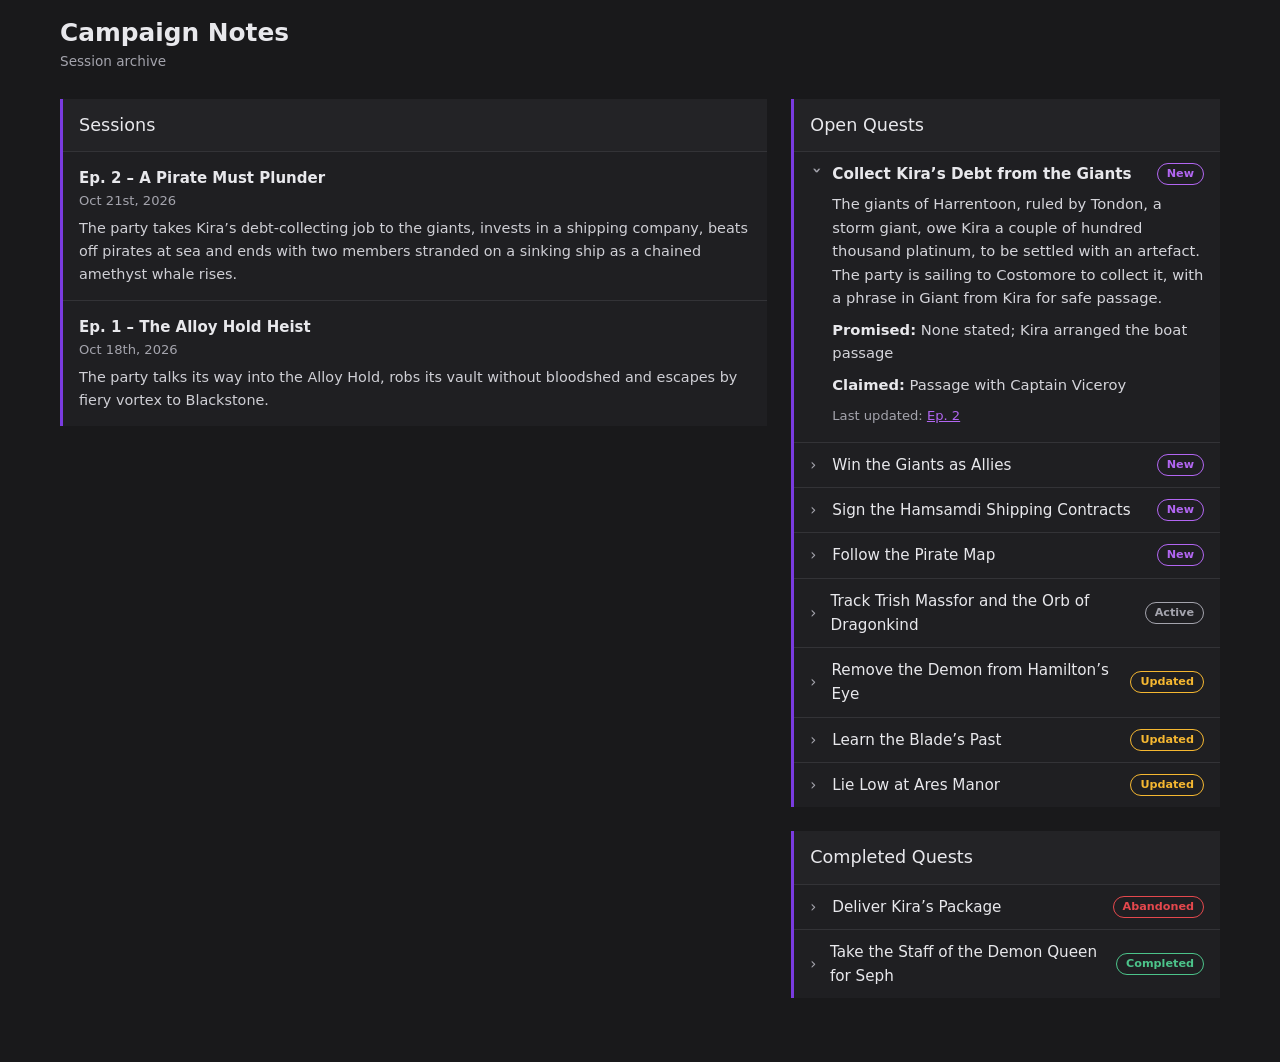
<file: index.html>
<!DOCTYPE html>
<html lang="en">
<head>
<meta charset="utf-8">
<meta name="viewport" content="width=device-width, initial-scale=1, viewport-fit=cover">
<meta name="robots" content="noindex">
<meta name="color-scheme" content="dark">
<title>Campaign Notes</title>
<link rel="stylesheet" href="assets/style.css">
</head>
<body>
<header>
<h1>Campaign Notes</h1>
<div class="date">Session archive</div>
</header>
<main>
<div>
<section id="sessions">
<div class="sh"><h2>Sessions</h2></div>
<a class="srow" href="sessions/session-02.html"><span class="n">Ep. 2 – A Pirate Must Plunder</span><span class="d">Oct 21st, 2026</span><p>The party takes Kira’s debt-collecting job to the giants, invests in a shipping company, beats off pirates at sea and ends with two members stranded on a sinking ship as a chained amethyst whale rises.</p></a>
<a class="srow" href="sessions/session-01.html"><span class="n">Ep. 1 – The Alloy Hold Heist</span><span class="d">Oct 18th, 2026</span><p>The party talks its way into the Alloy Hold, robs its vault without bloodshed and escapes by fiery vortex to Blackstone.</p></a>
</section>
</div>

<div>
<section id="open-quests">
<div class="sh"><h2>Open Quests</h2></div>
<details open><summary><span class="chev">›</span>Collect Kira’s Debt from the Giants<span class="pill new">New</span></summary><div class="in">The giants of Harrentoon, ruled by Tondon, a storm giant, owe Kira a couple of hundred thousand platinum, to be settled with an artefact. The party is sailing to Costomore to collect it, with a phrase in Giant from Kira for safe passage.<p class="rw"><b>Promised:</b> None stated; Kira arranged the boat passage</p><p class="rw"><b>Claimed:</b> Passage with Captain Viceroy</p><p class="last">Last updated: <a href="sessions/session-02.html">Ep. 2</a></p></div></details>
<details><summary><span class="chev">›</span>Win the Giants as Allies<span class="pill new">New</span></summary><div class="in">Billy sent Bwomsamdi a vision telling him to win the giants’ favour. The party hopes some giants might help defend Blackstone from the Guardians of Tradition.<p class="rw"><b>Promised:</b> None</p><p class="rw"><b>Claimed:</b> Nothing yet</p><p class="last">Last updated: <a href="sessions/session-02.html">Ep. 2</a></p></div></details>
<details><summary><span class="chev">›</span>Sign the Hamsamdi Shipping Contracts<span class="pill new">New</span></summary><div class="in">Bwomsamdi and Hamilton each put 10,000 gold into Kira’s shipping company to fund the rebuilding of Khatdun, as three-way partners. The contracts are to be signed when they return.<p class="rw"><b>Promised:</b> A high income return and a shop in Khatdun, per Kira</p><p class="rw"><b>Claimed:</b> Nothing yet</p><p class="last">Last updated: <a href="sessions/session-02.html">Ep. 2</a></p></div></details>
<details><summary><span class="chev">›</span>Follow the Pirate Map<span class="pill new">New</span></summary><div class="in">Hamilton took a map from a pirate captain’s quarters with an X marked just off the coast of Costomore.<p class="rw"><b>Promised:</b> None</p><p class="rw"><b>Claimed:</b> Nothing yet</p><p class="last">Last updated: <a href="sessions/session-02.html">Ep. 2</a></p></div></details>
<details><summary><span class="chev">›</span>Track Trish Massfor and the Orb of Dragonkind<span class="pill act">Active</span></summary><div class="in">Trish Massfor, a goblin thief, stole the Orb during the heist. Her group was last seen in Ef’Tuca.<p class="rw"><b>Promised:</b> None</p><p class="rw"><b>Claimed:</b> Nothing yet</p><p class="last">Last updated: <a href="sessions/session-01.html">Ep. 1</a></p></div></details>
<details><summary><span class="chev">›</span>Remove the Demon from Hamilton’s Eye<span class="pill upd">Updated</span></summary><div class="in">Hamilton wants the demon removed. It now tells him “eat, feed me, I’m hungry”. The Edendrawn trip was put off for the voyage to Costomore.<p class="rw"><b>Promised:</b> None</p><p class="rw"><b>Claimed:</b> Nothing yet</p><p class="last">Last updated: <a href="sessions/session-02.html">Ep. 2</a></p></div></details>
<details><summary><span class="chev">›</span>Learn the Blade’s Past<span class="pill upd">Updated</span></summary><div class="in">Kas wants revenge on Lucille, who destroyed his body. Some of the blade’s powers stay locked until Vecna regains his full power or dies.<p class="rw"><b>Promised:</b> None</p><p class="rw"><b>Claimed:</b> Nothing yet</p><p class="last">Last updated: <a href="sessions/session-02.html">Ep. 2</a></p></div></details>
<details><summary><span class="chev">›</span>Lie Low at Ares Manor<span class="pill upd">Updated</span></summary><div class="in">The party stayed one night at Ares Manor, then chose a sea voyage to Costomore to stay out of sight instead.<p class="rw"><b>Promised:</b> Shelter</p><p class="rw"><b>Claimed:</b> One night’s shelter and breakfast</p><p class="last">Last updated: <a href="sessions/session-02.html">Ep. 2</a></p></div></details>
</section>

<section id="completed-quests">
<div class="sh"><h2>Completed Quests</h2></div>
<details><summary><span class="chev">›</span>Deliver Kira’s Package<span class="pill aband">Abandoned</span></summary><div class="in">Kira, Seph’s aunt, asked the party to carry a package south to Purac without looking inside. The party gave up the job and left the package with Kira, who will find someone else to deliver it. She gave them the giants’ debt to collect instead.<p class="rw"><b>Promised:</b> None stated</p><p class="rw"><b>Claimed:</b> Nothing yet</p><p class="last">Abandoned: <a href="sessions/session-02.html">Ep. 2</a></p></div></details>
<details><summary><span class="chev">›</span>Take the Staff of the Demon Queen for Seph<span class="pill done">Completed</span></summary><div class="in">The party stole the Staff from floor 10 of the Alloy Hold and gave it to Seph.<p class="rw"><b>Promised:</b> The Staff of the Demon Queen to Seph</p><p class="rw"><b>Claimed:</b> Delivered to Seph</p><p class="last">Completed: <a href="sessions/session-01.html">Ep. 1</a></p></div></details>
</section>
</div>
</main>
</body>
</html>
</file>
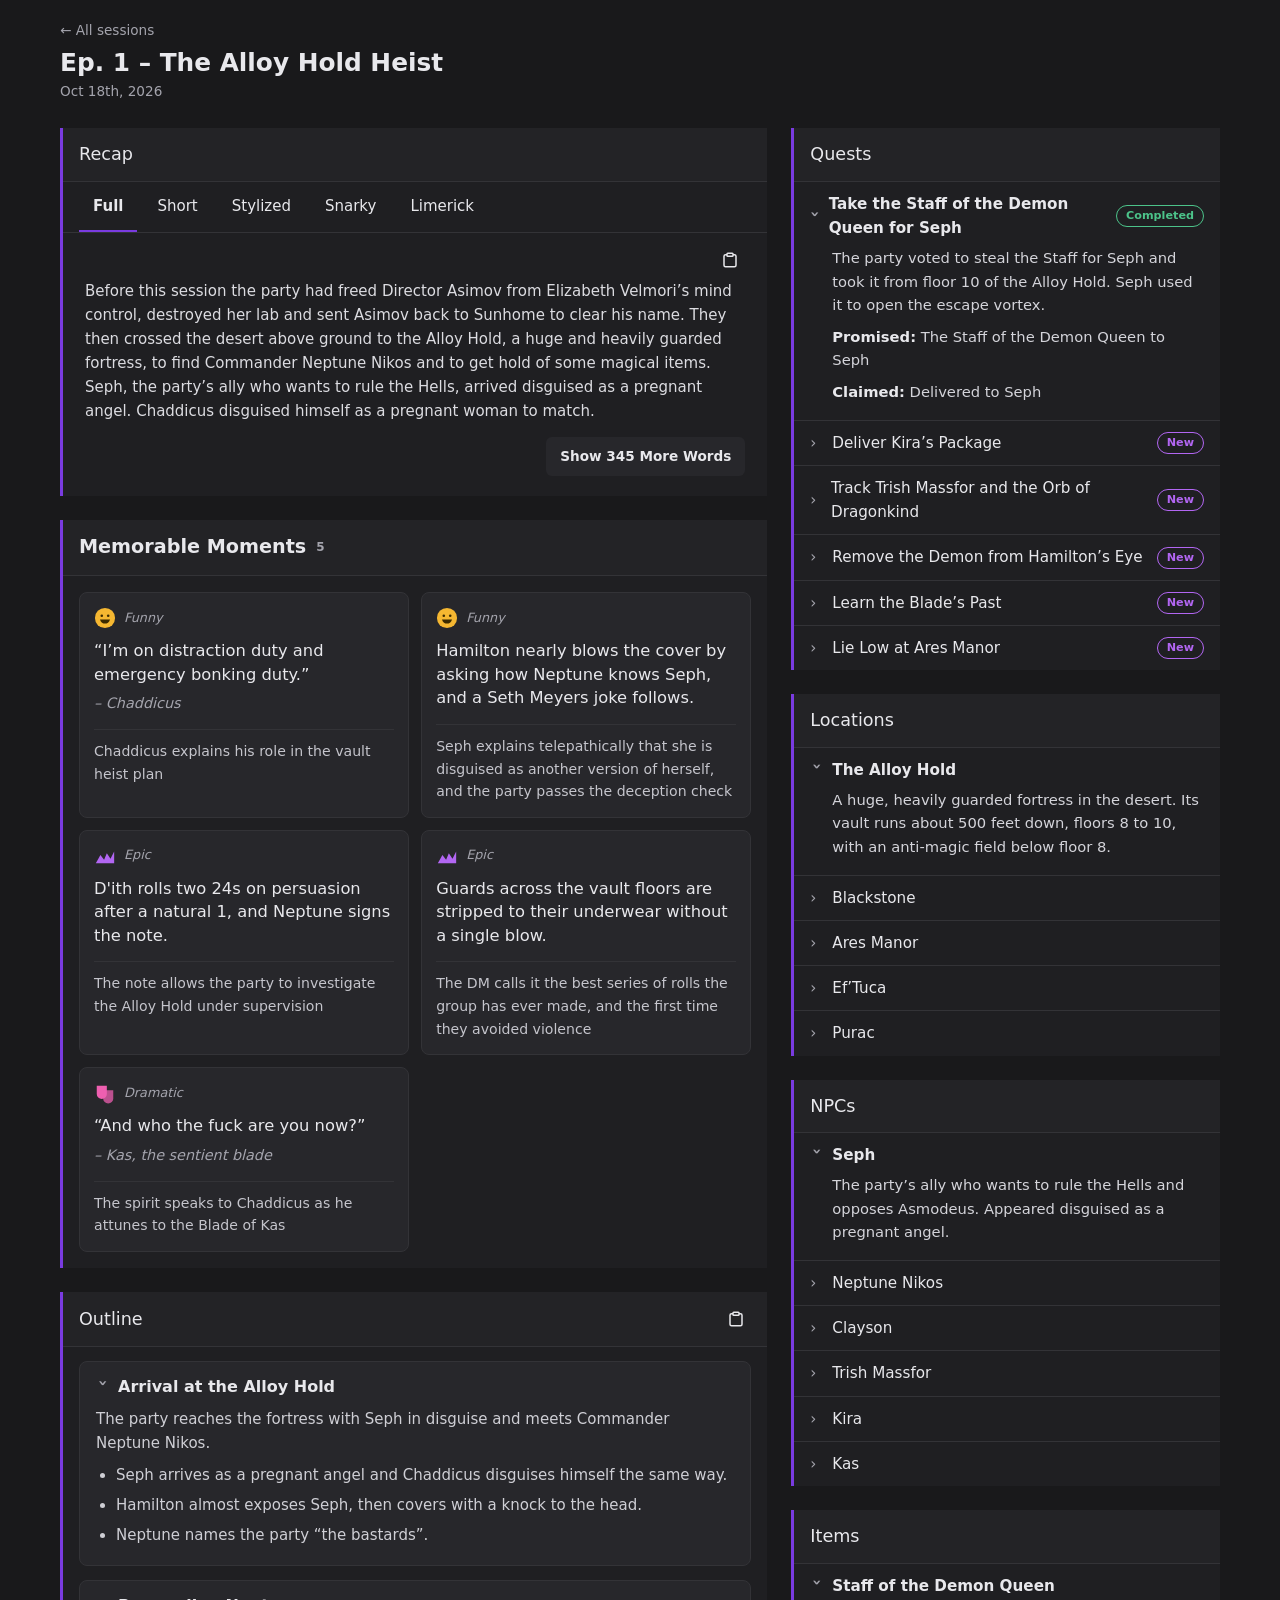
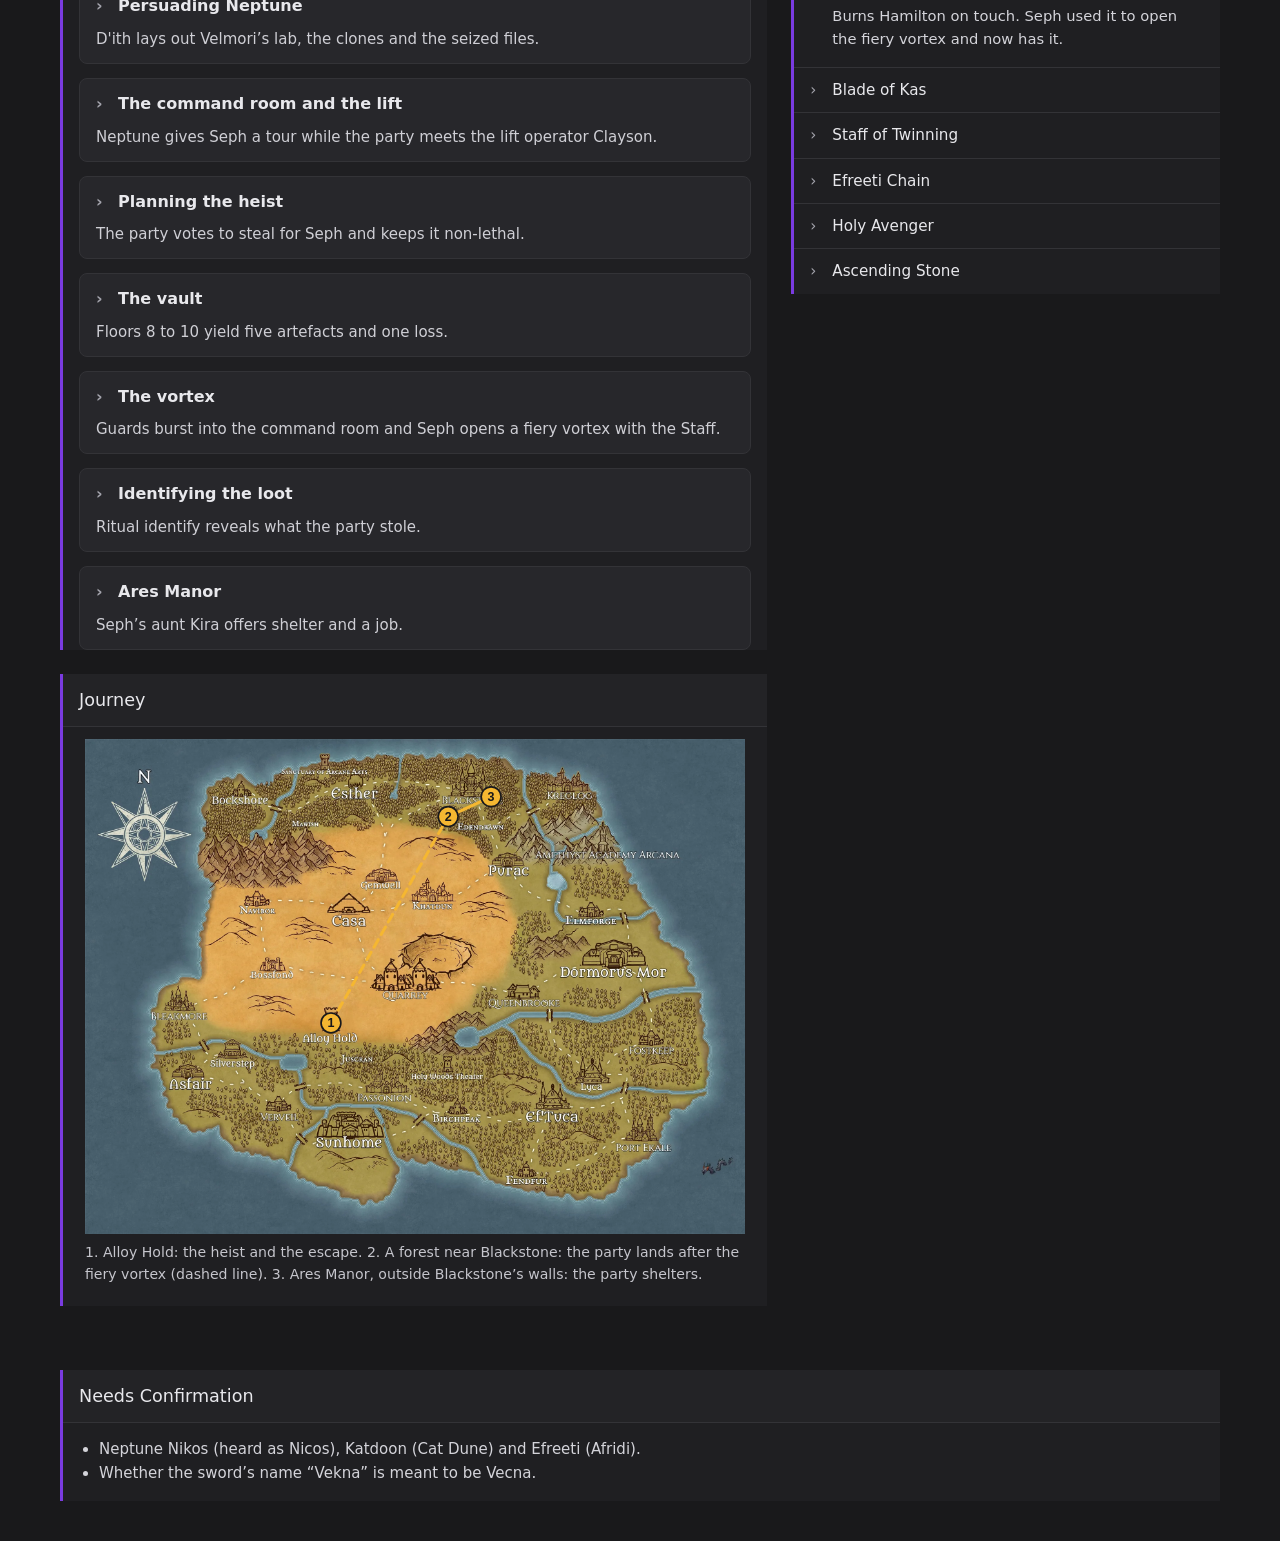
<file: sessions/session-01.html>
<!DOCTYPE html>
<html lang="en">
<head>
<meta charset="utf-8">
<meta name="viewport" content="width=device-width, initial-scale=1, viewport-fit=cover">
<meta name="robots" content="noindex">
<meta name="color-scheme" content="dark">
<title>Ep. 1 – The Alloy Hold Heist</title>
<link rel="stylesheet" href="../assets/style.css">
<script src="../assets/session.js" defer></script>
</head>
<body>
<header>
<a class="back" href="../index.html">← All sessions</a>
<h1>Ep. 1 – The Alloy Hold Heist</h1>
<div class="date">Oct 18th, 2026</div>
</header>
<main>
<div>
<section>
<div class="sh"><h2>Recap</h2></div>
<div class="tabs" role="tablist">
<button role="tab" aria-selected="true" data-p="full">Full</button>
<button role="tab" aria-selected="false" data-p="short">Short</button>
<button role="tab" aria-selected="false" data-p="styl">Stylized</button>
<button role="tab" aria-selected="false" data-p="snark">Snarky</button>
<button role="tab" aria-selected="false" data-p="lim">Limerick</button>
</div>
<div class="rbody">
<div class="copyrow"><button class="ico" id="copyRecap" aria-label="Copy recap"><svg width="18" height="18" viewBox="0 0 24 24" fill="none" stroke="currentColor" stroke-width="2"><rect x="8" y="3" width="8" height="4" rx="1"/><path d="M16 5h2a2 2 0 0 1 2 2v12a2 2 0 0 1-2 2H6a2 2 0 0 1-2-2V7a2 2 0 0 1 2-2h2"/></svg></button></div>
<div class="pane" id="full">
<p>Before this session the party had freed Director Asimov from Elizabeth Velmori’s mind control, destroyed her lab and sent Asimov back to Sunhome to clear his name. They then crossed the desert above ground to the Alloy Hold, a huge and heavily guarded fortress, to find Commander Neptune Nikos and to get hold of some magical items. Seph, the party’s ally who wants to rule the Hells, arrived disguised as a pregnant angel. Chaddicus disguised himself as a pregnant woman to match.</p>
<p>Neptune, a young man with royal blue hair who walks on crutches since the battle at Katdoon, called the party “the bastards” and was nearly given away when Hamilton asked how he knew Seph. A deception check and a story about a knock to the head covered it. D'ith briefed Neptune on Velmori’s lab, her clones of the King and the nobility, and the files the party had seized. After a nat 1 and then two 24s on persuasion, Neptune signed a note permitting an investigation under supervision, with nothing to be touched or removed.</p>
<p>Neptune took Seph to the command room and Seph passed D'ith an Ascending Stone, a sending stone. The party then used the lift operator Clayson to reach the vault floors 8 to 10, about 500 feet down, where an anti-magic field begins below floor 8. The DM capped theft at five items. With D'ith talking, Hamilton lifting keys and rune stones, and Chaddicus on distraction, the party stripped the guards to their underwear on a “clones found upstairs” ruse and walked off with the Staff of the Demon Queen (which burned Hamilton on touch), the Blade of Kas, the Staff of Twinning, the Efreeti Chain and the Holy Avenger, which turned out to be only a hilt. A goblin thief called Trish Massfor took the Orb of Dragonkind from under their noses.</p>
<p>In the command room Seph used the Staff to open a fiery vortex as guards burst in, and the party landed in a forest near Blackstone. Ritual identify revealed the items. Chaddicus took the Efreeti Chain and attuned to the Blade of Kas, whose sentient spirit woke with “And who the fuck are you now?” and wants revenge on Lucille. At Ares Manor, Seph’s aunt Kira offered shelter for about a week and asked the party to carry a sealed package south to Purac. The session ended on a long rest, and the DM called it the best series of rolls the group had ever made.</p>
</div>
<div class="pane" id="short" hidden><p>The party talked their way into the Alloy Hold, robbed its vault of five artefacts without killing anyone, escaped through a fiery vortex to Blackstone and now owe Seph’s aunt a delivery.</p></div>
<div class="pane" id="styl" hidden><p>Beneath the desert, a fortress kept its treasures 500 feet down and its secrets closer still. The bastards walked in on borrowed lies and a pregnant disguise, left the guards in their underwear, and took a sword that remembers its killer. Fire opened the floor of the world. They fell out the other side into a forest, richer, hunted and a little burned.</p></div>
<div class="pane" id="snark" hidden><p>The party’s plan to avoid violence went flawlessly, mostly because Neptune Nikos believed a signed note, a pregnant barbarian and a briefcase full of files. Every guard was robbed, one goblin robbed the robbers, and Hamilton still touched the cursed staff. The best rolls the group has ever made, spent on a burglary.</p></div>
<div class="pane limerick" id="lim" hidden><p>Through the Hold in a pregnant disguise,
The bastards told masterful lies.
The guards stripped to pants,
Seph made a fire dance,
And they left with a five-item prize.</p></div>
<button class="more" id="more" hidden></button>
</div>
</section>

<section>
<div class="sh moments-h"><h2>Memorable Moments</h2><span class="badge" id="mc"></span></div>
<div class="moments">
<div class="card"><div class="tag"><svg width="22" height="22" viewBox="0 0 24 24"><circle cx="12" cy="12" r="11" fill="#f5b731"/><circle cx="8.5" cy="9.5" r="1.4" fill="#3b2a00"/><circle cx="15.5" cy="9.5" r="1.4" fill="#3b2a00"/><path d="M6.5 13.5c1 3.2 3.2 4.5 5.5 4.5s4.5-1.3 5.5-4.5z" fill="#3b2a00"/></svg>Funny</div><p class="t q">“I’m on distraction duty and emergency bonking duty.”</p><p class="who">– Chaddicus</p><hr><p class="ctx">Chaddicus explains his role in the vault heist plan</p></div>
<div class="card"><div class="tag"><svg width="22" height="22" viewBox="0 0 24 24"><circle cx="12" cy="12" r="11" fill="#f5b731"/><circle cx="8.5" cy="9.5" r="1.4" fill="#3b2a00"/><circle cx="15.5" cy="9.5" r="1.4" fill="#3b2a00"/><path d="M6.5 13.5c1 3.2 3.2 4.5 5.5 4.5s4.5-1.3 5.5-4.5z" fill="#3b2a00"/></svg>Funny</div><p class="t">Hamilton nearly blows the cover by asking how Neptune knows Seph, and a Seth Meyers joke follows.</p><hr><p class="ctx">Seph explains telepathically that she is disguised as another version of herself, and the party passes the deception check</p></div>
<div class="card"><div class="tag"><svg width="22" height="22" viewBox="0 0 24 24" fill="#b266f2"><path d="M2 20l5-9 4 5 3-7 4 6 4-8v13z"/></svg>Epic</div><p class="t">D'ith rolls two 24s on persuasion after a natural 1, and Neptune signs the note.</p><hr><p class="ctx">The note allows the party to investigate the Alloy Hold under supervision</p></div>
<div class="card"><div class="tag"><svg width="22" height="22" viewBox="0 0 24 24" fill="#b266f2"><path d="M2 20l5-9 4 5 3-7 4 6 4-8v13z"/></svg>Epic</div><p class="t">Guards across the vault floors are stripped to their underwear without a single blow.</p><hr><p class="ctx">The DM calls it the best series of rolls the group has ever made, and the first time they avoided violence</p></div>
<div class="card"><div class="tag"><svg width="22" height="22" viewBox="0 0 24 24" fill="#ee5fb0"><path d="M3 4h11v9a5.5 5.5 0 0 1-11 0z"/><path d="M10 9h11v9a5.5 5.5 0 0 1-11 0z" opacity=".75"/></svg>Dramatic</div><p class="t q">“And who the fuck are you now?”</p><p class="who">– Kas, the sentient blade</p><hr><p class="ctx">The spirit speaks to Chaddicus as he attunes to the Blade of Kas</p></div>
</div>
</section>

<section id="outline">
<div class="sh"><h2>Outline</h2><button class="ico" id="copyOutline" aria-label="Copy outline"><svg width="18" height="18" viewBox="0 0 24 24" fill="none" stroke="currentColor" stroke-width="2"><rect x="8" y="3" width="8" height="4" rx="1"/><path d="M16 5h2a2 2 0 0 1 2 2v12a2 2 0 0 1-2 2H6a2 2 0 0 1-2-2V7a2 2 0 0 1 2-2h2"/></svg></button></div>
<div class="scene open"><button class="hd"><span class="chev">›</span>Arrival at the Alloy Hold</button><p>The party reaches the fortress with Seph in disguise and meets Commander Neptune Nikos.</p><ul><li>Seph arrives as a pregnant angel and Chaddicus disguises himself the same way.</li><li>Hamilton almost exposes Seph, then covers with a knock to the head.</li><li>Neptune names the party “the bastards”.</li></ul></div>
<div class="scene"><button class="hd"><span class="chev">›</span>Persuading Neptune</button><p>D'ith lays out Velmori’s lab, the clones and the seized files.</p><ul hidden><li>Neptune demands a royal order. The party argues that the King may be a clone.</li><li>Persuasion goes from a nat 1 to two 24s after D'ith shows Neptune’s own file.</li><li>Neptune signs a note allowing a supervised investigation.</li><li>The clones carry Velmori’s signature as a tattoo on the hip.</li></ul></div>
<div class="scene"><button class="hd"><span class="chev">›</span>The command room and the lift</button><p>Neptune gives Seph a tour while the party meets the lift operator Clayson.</p><ul hidden><li>Seph passes D'ith an Ascending Stone.</li><li>Clayson is not a clone and swears to the honor of the round.</li><li>The vault floors run from 8 to 10, about 500 feet down, with an anti-magic field below floor 8.</li></ul></div>
<div class="scene"><button class="hd"><span class="chev">›</span>Planning the heist</button><p>The party votes to steal for Seph and keeps it non-lethal.</p><ul hidden><li>Theft is capped at five items.</li><li>D'ith talks, Hamilton takes keys and rune stones, Chaddicus distracts.</li><li>D'ith’s portal is the escape route and a bag of holding carries the loot.</li></ul></div>
<div class="scene"><button class="hd"><span class="chev">›</span>The vault</button><p>Floors 8 to 10 yield five artefacts and one loss.</p><ul hidden><li>Guards are stripped to their underwear on a “clones found upstairs” ruse.</li><li>The Staff of the Demon Queen burns Hamilton on touch.</li><li>A goblin thief, Trish Massfor, takes the Orb of Dragonkind.</li><li>The party leaves with the Staff of the Demon Queen, Blade of Kas, Staff of Twinning, Efreeti Chain and Holy Avenger.</li></ul></div>
<div class="scene"><button class="hd"><span class="chev">›</span>The vortex</button><p>Guards burst into the command room and Seph opens a fiery vortex with the Staff.</p><ul hidden><li>The party lands in a forest near Blackstone.</li><li>They suspect Seph’s sister told Nikos’s brother.</li></ul></div>
<div class="scene"><button class="hd"><span class="chev">›</span>Identifying the loot</button><p>Ritual identify reveals what the party stole.</p><ul hidden><li>The Blade of Kas is a +3 weapon with a sentient spirit.</li><li>The Holy Avenger is only a hilt, with 2d10 radiant damage against fiends and undead.</li><li>Chaddicus takes the Efreeti Chain for AC 23 unarmoured and bonds with Kas.</li></ul></div>
<div class="scene"><button class="hd"><span class="chev">›</span>Ares Manor</button><p>Seph’s aunt Kira offers shelter and a job.</p><ul hidden><li>The heat should die down in about a week.</li><li>Posters of a “pregnant troll woman” may appear, especially in the desert.</li><li>Kira asks the party to carry a package south to Purac without opening it.</li><li>Hamilton wants the demon in his eye removed and half-remembers that Blackstone will be attacked.</li></ul></div>
</section>
<section id="journey">
<div class="sh"><h2>Journey</h2></div>
<div class="rbody"><svg viewBox="0 0 2000 1500" width="100%" role="img" aria-label="Map of Ardain with the party’s route this session"><image href="../assets/Ardain.webp" width="2000" height="1500"/><polyline points="745,860 1100,235" fill="none" stroke="#f5b731" stroke-width="9" stroke-linecap="round" stroke-dasharray="26 18"/><polyline points="1100,235 1230,175" fill="none" stroke="#f5b731" stroke-width="9" stroke-linecap="round"/><g fill="#f5b731" stroke="#19191b" stroke-width="5"><circle cx="745" cy="860" r="30"/><circle cx="1100" cy="235" r="30"/><circle cx="1230" cy="175" r="30"/></g><g fill="#19191b" font-size="38" font-weight="700" text-anchor="middle" font-family="sans-serif"><text x="745" y="873">1</text><text x="1100" y="248">2</text><text x="1230" y="188">3</text></g></svg>
<p class="ctx">1. Alloy Hold: the heist and the escape. 2. A forest near Blackstone: the party lands after the fiery vortex (dashed line). 3. Ares Manor, outside Blackstone’s walls: the party shelters.</p></div>
</section>
</div>

<div>
<section>
<div class="sh"><h2>Quests</h2></div>
<details open><summary><span class="chev">›</span>Take the Staff of the Demon Queen for Seph<span class="pill done">Completed</span></summary><div class="in">The party voted to steal the Staff for Seph and took it from floor 10 of the Alloy Hold. Seph used it to open the escape vortex.<p class="rw"><b>Promised:</b> The Staff of the Demon Queen to Seph</p><p class="rw"><b>Claimed:</b> Delivered to Seph</p></div></details>
<details><summary><span class="chev">›</span>Deliver Kira’s Package<span class="pill new">New</span></summary><div class="in">Kira, Seph’s aunt, asks the party to carry a package south to Purac. They must not look inside. There is no huge rush but some time pressure.<p class="rw"><b>Promised:</b> None stated</p><p class="rw"><b>Claimed:</b> Nothing yet</p></div></details>
<details><summary><span class="chev">›</span>Track Trish Massfor and the Orb of Dragonkind<span class="pill new">New</span></summary><div class="in">Trish Massfor, a goblin chosen of Rarey, god of thieves, stole the Orb of Dragonkind during the heist. Her group was last seen in Ef’Tuca to the south.<p class="rw"><b>Promised:</b> None</p><p class="rw"><b>Claimed:</b> Nothing yet</p></div></details>
<details><summary><span class="chev">›</span>Remove the Demon from Hamilton’s Eye<span class="pill new">New</span></summary><div class="in">Hamilton wants rid of a demon in his eye. Edendrawn lies between Blackstone and the party’s cart, and D'ith mentioned a book in Viera’s secret library near Esther.<p class="rw"><b>Promised:</b> None</p><p class="rw"><b>Claimed:</b> Nothing yet</p></div></details>
<details><summary><span class="chev">›</span>Learn the Blade’s Past<span class="pill new">New</span></summary><div class="in">Kas wants revenge on Lucille, who destroyed his body. Chaddicus knows Lucille by another name and saw memories of his god Salen with heroes and a lich.<p class="rw"><b>Promised:</b> None</p><p class="rw"><b>Claimed:</b> Nothing yet</p></div></details>
<details><summary><span class="chev">›</span>Lie Low at Ares Manor<span class="pill new">New</span></summary><div class="in">The party shelters at Ares Manor outside Blackstone for about a week while the hunt for the Alloy Hold thieves cools.<p class="rw"><b>Promised:</b> Shelter</p><p class="rw"><b>Claimed:</b> In progress</p></div></details>
</section>
<section>
<div class="sh"><h2>Locations</h2></div>
<details open><summary><span class="chev">›</span>The Alloy Hold</summary><div class="in">A huge, heavily guarded fortress in the desert. Its vault runs about 500 feet down, floors 8 to 10, with an anti-magic field below floor 8.</div></details>
<details><summary><span class="chev">›</span>Blackstone</summary><div class="in">A walled city. The party landed in a forest nearby.</div></details>
<details><summary><span class="chev">›</span>Ares Manor</summary><div class="in">The heavily guarded estate of Seph’s family outside Blackstone’s walls, under red banners with a golden F.</div></details>
<details><summary><span class="chev">›</span>Ef’Tuca</summary><div class="in">A place to the south where Trish Massfor’s group was last seen.</div></details>
<details><summary><span class="chev">›</span>Purac</summary><div class="in">The destination of Kira’s package, to the south.</div></details>
</section>
<section>
<div class="sh"><h2>NPCs</h2></div>
<details open><summary><span class="chev">›</span>Seph</summary><div class="in">The party’s ally who wants to rule the Hells and opposes Asmodeus. Appeared disguised as a pregnant angel.</div></details>
<details><summary><span class="chev">›</span>Neptune Nikos</summary><div class="in">Commander of the Alloy Hold. A young man with royal blue hair and crutches, with back trouble since Katdoon. Calls the party “the bastards”.</div></details>
<details><summary><span class="chev">›</span>Clayson</summary><div class="in">The lift operator. Not a clone, and sworn to the honor of the round.</div></details>
<details><summary><span class="chev">›</span>Trish Massfor</summary><div class="in">A goblin thief, chosen of the god of thieves, who took the Orb of Dragonkind.</div></details>
<details><summary><span class="chev">›</span>Kira</summary><div class="in">Seph’s aunt. About 5'7", blonde ponytail, expensive breastplate, knives and a large emerald amulet. Hosts the party at Ares Manor.</div></details>
<details><summary><span class="chev">›</span>Kas</summary><div class="in">The sentient spirit of the Blade of Kas. Blunt, wants revenge on Lucille.</div></details>
</section>
<section>
<div class="sh"><h2>Items</h2></div>
<details open><summary><span class="chev">›</span>Staff of the Demon Queen</summary><div class="in">Burns Hamilton on touch. Seph used it to open the fiery vortex and now has it.</div></details>
<details><summary><span class="chev">›</span>Blade of Kas</summary><div class="in">A +3 sword that crits on 19 to 20, deals 2d10 extra against undead and can cast Call Lightning, Divine Word and Finger of Death. Sentient. Chaddicus is attuned.</div></details>
<details><summary><span class="chev">›</span>Staff of Twinning</summary><div class="in">Three charges, copies spells. D'ith is considering swapping it in for the Crown of Telepathy.</div></details>
<details><summary><span class="chev">›</span>Efreeti Chain</summary><div class="in">Armour giving fire immunity, Primordial and lava-walking. Gives Chaddicus AC 23 unarmoured.</div></details>
<details><summary><span class="chev">›</span>Holy Avenger</summary><div class="in">A +3 hilt with 2d10 radiant damage against fiends and undead, and a 10 foot emanation giving allies advantage on saves against spells. Hamilton attuned.</div></details>
<details><summary><span class="chev">›</span>Ascending Stone</summary><div class="in">A sending stone Seph passed to D'ith. It cuts out in the anti-magic field.</div></details>
</section>
</div>
</main>
<div class="nc">
<section>
<div class="sh"><h2>Needs Confirmation</h2></div>
<ul><li>Neptune Nikos (heard as Nicos), Katdoon (Cat Dune) and Efreeti (Afridi).</li><li>Whether the sword’s name “Vekna” is meant to be Vecna.</li></ul>
</section>
</div>
</body>
</html>
</file>
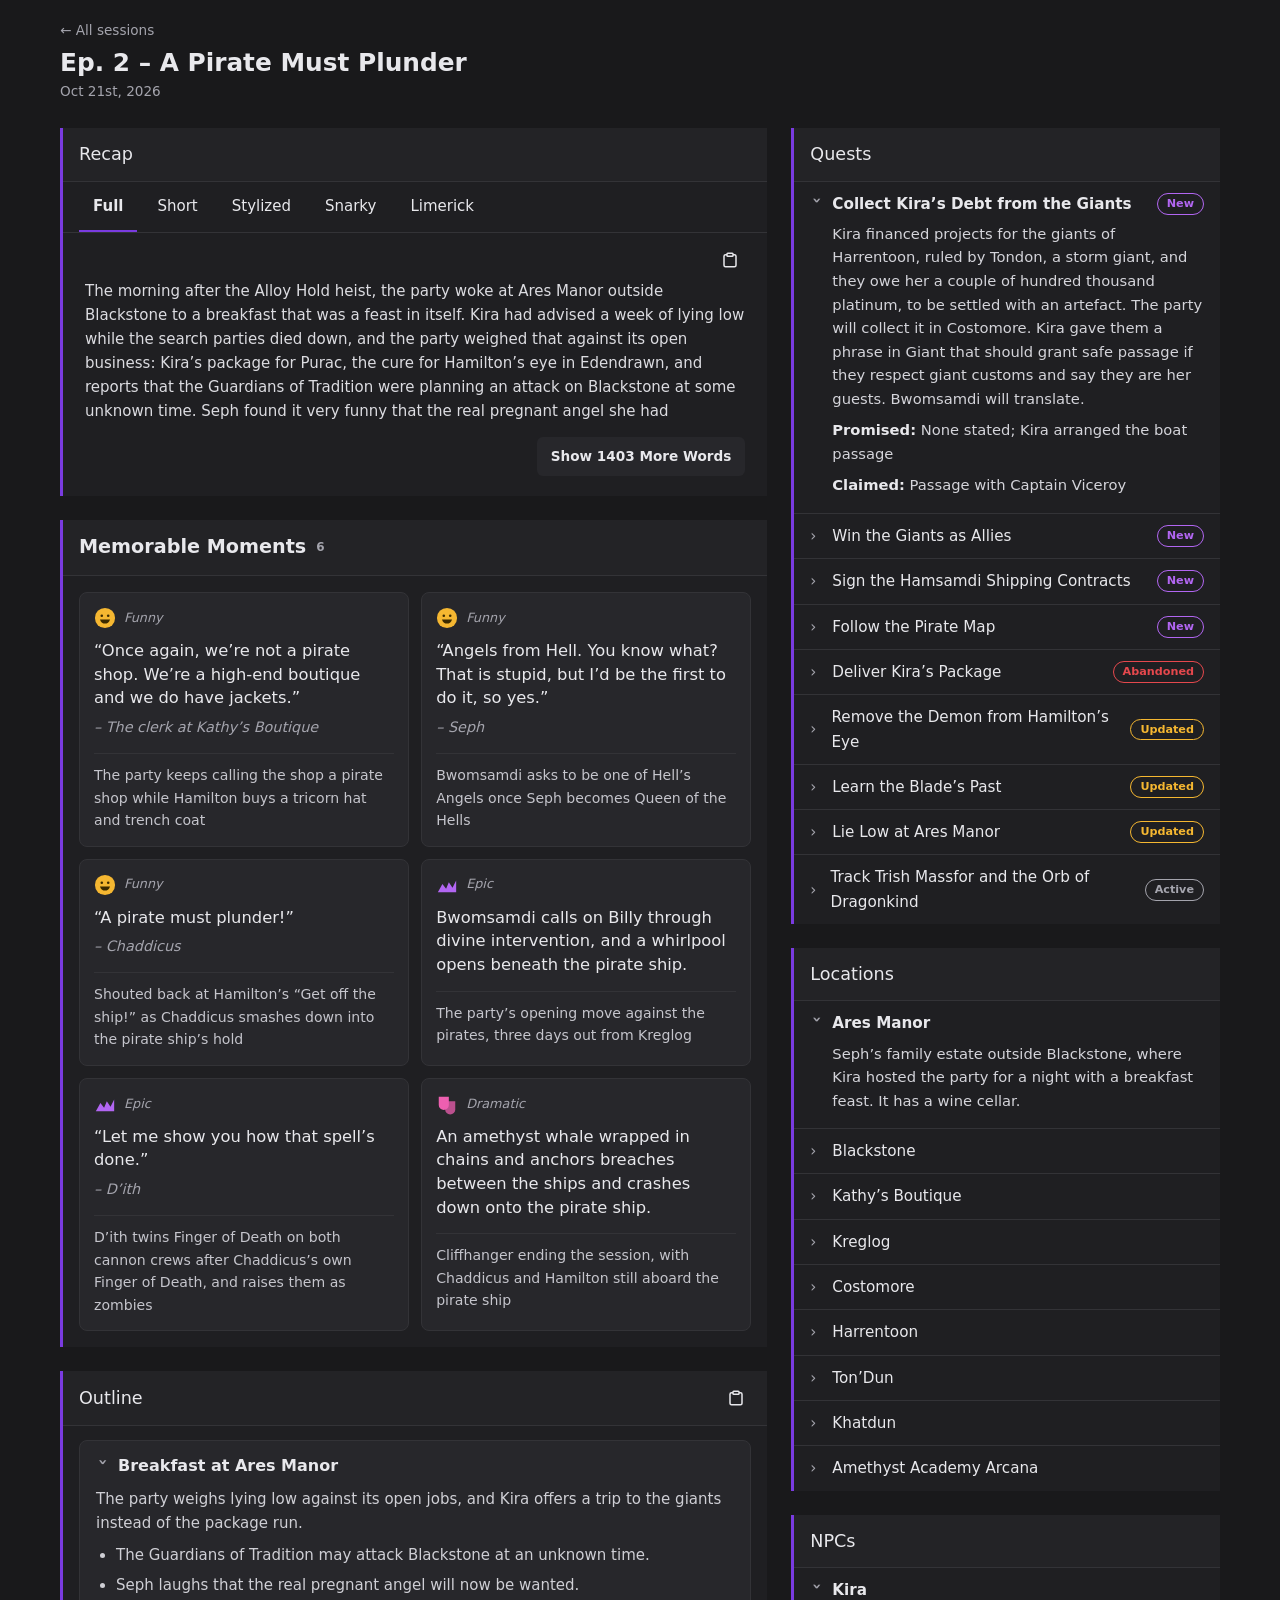
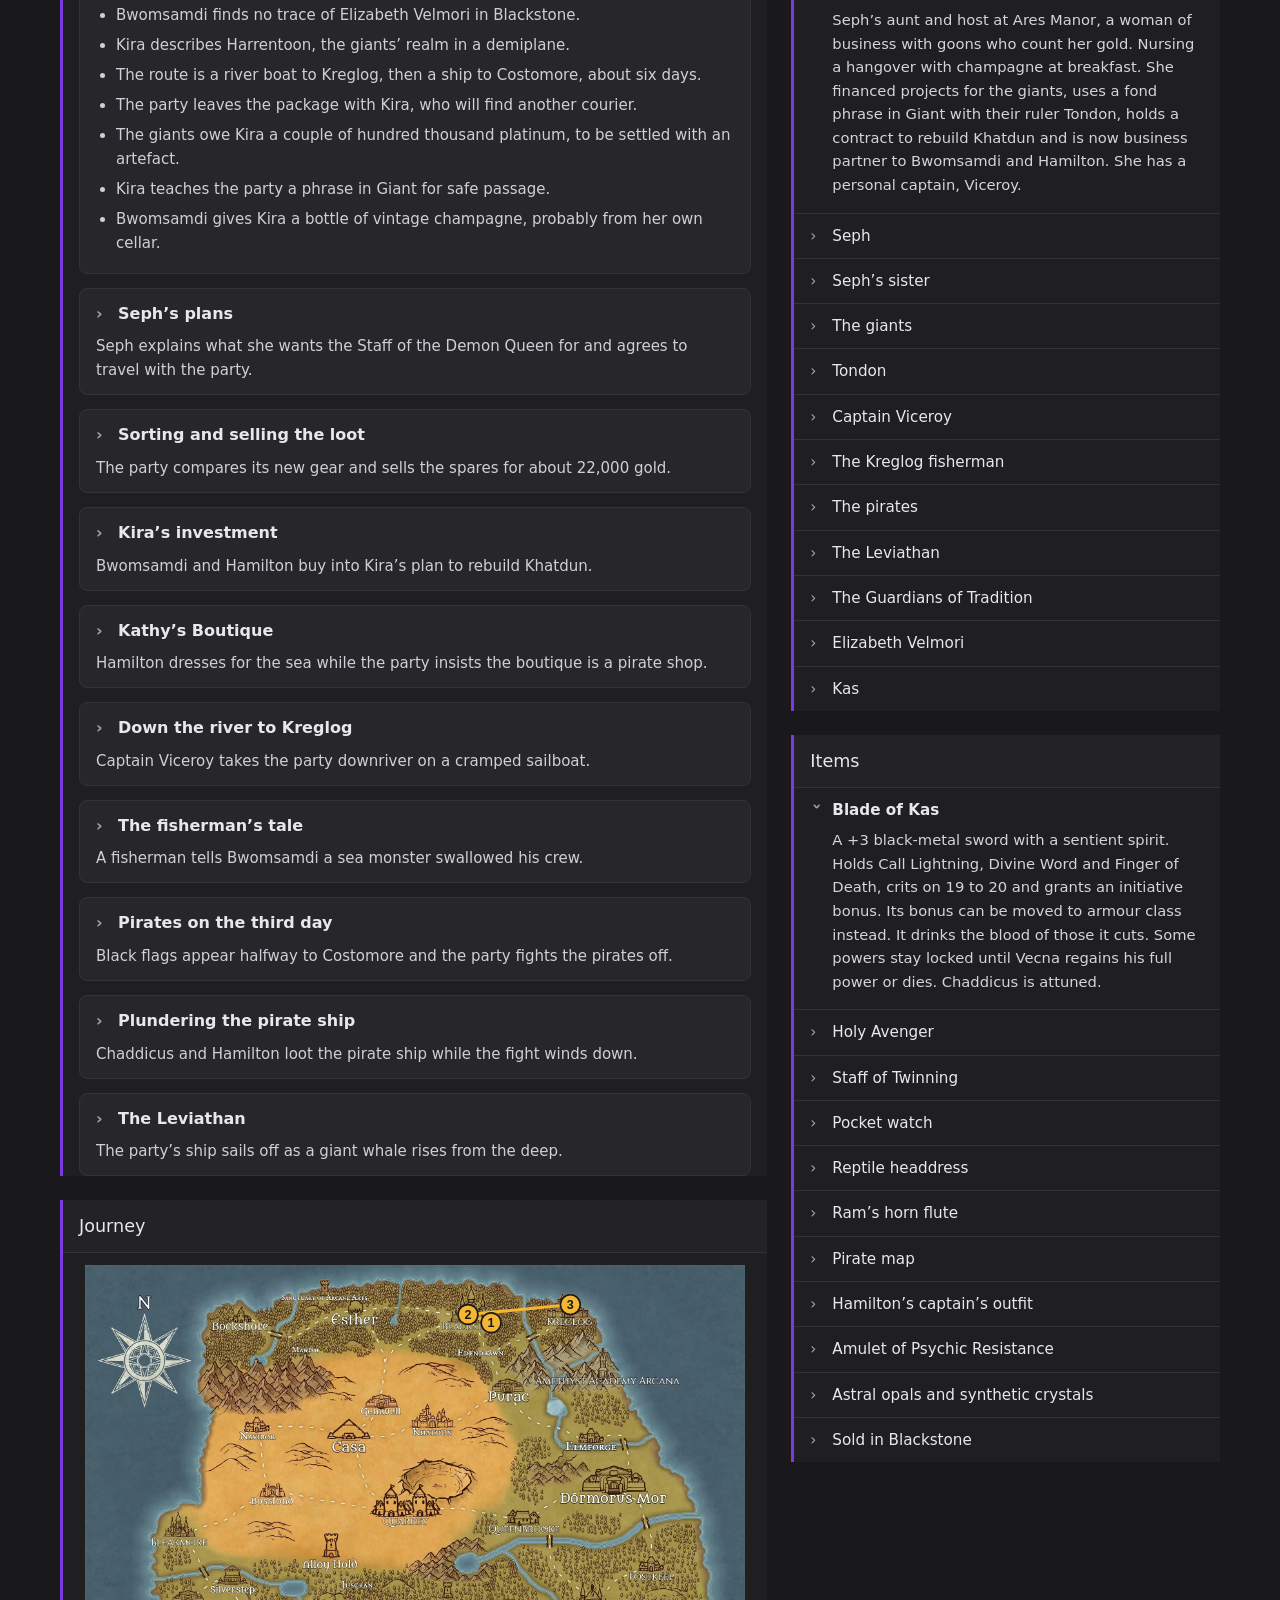
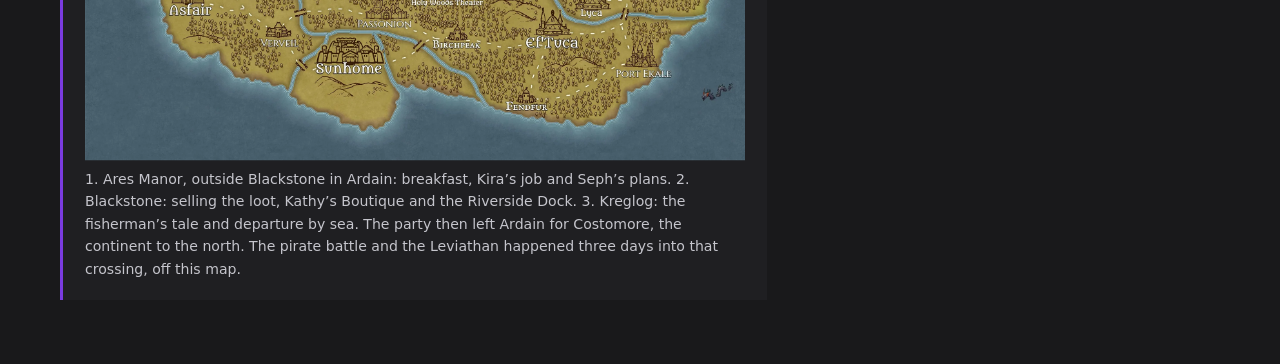
<file: sessions/session-02.html>
<!DOCTYPE html>
<html lang="en">
<head>
<meta charset="utf-8">
<meta name="viewport" content="width=device-width, initial-scale=1, viewport-fit=cover">
<meta name="robots" content="noindex">
<meta name="color-scheme" content="dark">
<title>Ep. 2 – A Pirate Must Plunder</title>
<link rel="stylesheet" href="../assets/style.css">
<script src="../assets/session.js" defer></script>
</head>
<body>
<header>
<a class="back" href="../index.html">← All sessions</a>
<h1>Ep. 2 – A Pirate Must Plunder</h1>
<div class="date">Oct 21st, 2026</div>
</header>
<main>
<div>
<section>
<div class="sh"><h2>Recap</h2></div>
<div class="tabs" role="tablist">
<button role="tab" aria-selected="true" data-p="full">Full</button>
<button role="tab" aria-selected="false" data-p="short">Short</button>
<button role="tab" aria-selected="false" data-p="styl">Stylized</button>
<button role="tab" aria-selected="false" data-p="snark">Snarky</button>
<button role="tab" aria-selected="false" data-p="lim">Limerick</button>
</div>
<div class="rbody">
<div class="copyrow"><button class="ico" id="copyRecap" aria-label="Copy recap"><svg width="18" height="18" viewBox="0 0 24 24" fill="none" stroke="currentColor" stroke-width="2"><rect x="8" y="3" width="8" height="4" rx="1"/><path d="M16 5h2a2 2 0 0 1 2 2v12a2 2 0 0 1-2 2H6a2 2 0 0 1-2-2V7a2 2 0 0 1 2-2h2"/></svg></button></div>
<div class="pane" id="full">
<p>The morning after the Alloy Hold heist, the party woke at Ares Manor outside Blackstone to a breakfast that was a feast in itself. Kira had advised a week of lying low while the search parties died down, and the party weighed that against its open business: Kira’s package for Purac, the cure for Hamilton’s eye in Edendrawn, and reports that the Guardians of Tradition were planning an attack on Blackstone at some unknown time. Seph found it very funny that the real pregnant angel she had impersonated would now be a wanted woman. Bwomsamdi, who had kept out of the heist itself, tried to find any trace of Elizabeth Velmori in Blackstone and found none.</p>
<p>Kira arrived nursing a hangover and pouring more champagne. She described Harrentoon, the realm of the giants: a small world hidden in a demiplane, practically another continent, with its own laws, cultures and factions. The way there was by small sailboat down the river to Kreglog and then a larger ship across the sea to Costomore, about six days in all. When D’ith worried that the trip would delay her package, Kira said she could always find another mule, so the party left the package with her for someone else to deliver.</p>
<p>She offered a different job instead. The giants owe her a couple of hundred thousand platinum for projects she financed, to be settled with an artefact, and collecting it would save her a boat ride. Their ruler, Tondon, is a storm giant. Giant society ranks people mainly by strength and fighting ability, with some weight on brains; the leaders tend to be level-headed and the lower rungs are where it gets dangerous. A letter would do no good, but Kira taught them a phrase in Giant that she uses fondly with the leader, which should earn them safe passage as long as they respect giant customs. Bwomsamdi, who speaks Giant and counts himself a distant descendant of giants, will translate. He thanked Kira with a bottle of vintage champagne from his Bag of Holding, which he admitted he had probably found in Ares Manor’s own cellar.</p>
<p>Seph chose to stay with the party for now. The Staff of the Demon Queen, she said, matters only as a way to the crown beneath the Amethyst Academy Arcana, which her sister stopped her from taking last year. Magic down there is so strong it warps other magic, and her sister had foresight cast on her there and now hears the screams of a thousand versions of herself. The crown is made from the final embers of the archdevils’ souls, from when they died in the Divinities Collapse, and wearing it grants the power of the Hells. Seph wants it before a cult manages to resummon the dead ruler of the Hells. She promised to stay out of the material plane once she has her throne, agreed to break the party out of jail if it ever came to that, and said yes when Bwomsamdi asked to be one of her Hell’s Angels.</p>
<p>Over breakfast the party sorted its gear. Hamilton admitted his eye now talks to him, saying things like “eat, feed me, I’m hungry”. D’ith retired the Crown of Telepathy in favour of the Staff of Twinning. Hamilton drew the Holy Avenger, whose longsword blade extends from the hilt in white flame. Chaddicus confirmed the Blade of Kas holds Call Lightning, Divine Word and Finger of Death, and learned that some of its powers stay locked until Vecna either regains his full power or dies. Hamilton told Bwomsamdi how Trish Massfor stole the Orb of Dragonkind. Bwomsamdi then had a vision: Billy told him to win the giants’ favour and make them allies, and Hamilton suggested asking them to help defend Blackstone.</p>
<p>The party sold its spare gear, including a rapier, two pairs of bracers, the Cowl of Comprehend Languages, the Crown of Telepathy, ivory tusks, incense, gems, a pair of sandals and a quarterstaff of health potions, for about 22,000 gold, split 5,500 each. Bwomsamdi gave Hamilton an Amulet of Psychic Resistance and Chaddicus took Hamilton’s stun baton. Chaddicus then paid Bwomsamdi 7,000 gold for the belt Bwomsamdi had lent him the money for, which clears all his debts.</p>
<p>With far too much gold to carry, Bwomsamdi asked Kira about investments. She holds a contract to rebuild Khatdun, still a wreck since the battle there, and needs directors for a small shipping company to fund the work. Bwomsamdi and Hamilton put in 10,000 gold each and became three-way partners with Kira, who will start work in their absence and have the contracts ready to sign when they return. The partners named the company Hamsamdi Shipping, a blend of their two names, after the table rejected Ice Road Truckers and Shippity-doo-dah. Kira told them their boat would wait at the Riverside Dock at the second bell, under a Captain Viceroy.</p>
<p>Before leaving, Hamilton visited Kathy’s Boutique, a high-end clothing shop, and bought a deep forest-green tricorn hat with a satin finish, a leather rim and a peacock feather, then a matching forest-green trench coat lined in lilac, warm and water resistant. He overpaid for both. The party spent the visit insisting the boutique was a pirate shop until the clerk asked them to leave. D’ith picked up rations on the way to the river.</p>
<p>Captain Viceroy, a tall human with shoulder-length ginger hair and a stubbly beard, greeted them as the wanted criminals and squeezed them onto a cramped sailboat for most of a day downriver. They reached Kreglog in the early morning: a small walled city taken up mostly by its docks and harbour. Burn marks covered the waterfront from a fire about a year ago, when people blew up a ship carrying illegal purple crystals. No one was ever arrested. Hamilton blamed followers of Rarey, and Viceroy warned him that a lot of pirates follow Rarey too.</p>
<p>While they waited, Bwomsamdi found a shaken fisherman being comforted by his friends. On a pitch-black night something had rocked and struck his ship, a huge bulbous shape with what looked like a tentacle, and swallowed his crew whole. He wept at the thought that it was a kraken. The other fishermen said such stories had never been proven and the crossing to Costomore had always been safe, but Bwomsamdi judged that the man was not lying.</p>
<p>Viceroy returned with a much larger sailboat with a lower deck and hammocks, promising five days to Costomore in exchange for some help with the rigging and mopping. D’ith worked the ropes with Mage Hand and Hamilton took the crow’s nest. On the third day Hamilton spotted black flags closing fast. Bwomsamdi called on Billy through divine intervention and raised a whirlpool under the pirate ship. Chaddicus leapt across, shouted “Who wants to join my crew?” and struck a pirate with Finger of Death from the Blade of Kas. D’ith flew over on his sorcerous wings and used the same spell on the two pirates working the cannons, raising them as zombies under his command. Divine Word from the blade drove the surviving boarders mad; one turned his own pistol on himself and others were left blind and deaf on the boarding ropes.</p>
<p>Then a wave struck and a massive shadow slid beneath both ships. Captain Viceroy told everyone, “Gentlemen, I think we should get a move on.” Hamilton shouted for everyone to get back aboard, but Chaddicus crashed down through the pirate ship’s deck into the hold shouting “A pirate must plunder!”, and Hamilton followed him. Their own crew, unaware of any of this, fired two cannonballs through the hold, which both of them dodged.</p>
<p>The looting turned up a tiny pocket watch in a velvet case far too big for it, with no magic that Bwomsamdi could detect; a gold headdress engraved with reptiles, which reminded Chaddicus of the lizardfolk where Hamilton got his eye; a map from the captain’s quarters with an X just off the coast of Costomore; jewellery and gold; and a twisted, hollowed ram’s horn bored with holes like a flute, carved with a script close to Dwarvish but not quite.</p>
<p>Something seized the pirate ship and began dragging it down as water rose around the looters’ ankles. D’ith burned through the last rope and told Viceroy to get moving, and the ship pulled away with Chaddicus and Hamilton still aboard the pirate vessel, Hamilton realising too late that he cannot fly. Bwomsamdi swapped back to the party’s ship through his echo. The session ended as a huge amethyst-coloured whale breached between the ships, its fins wrapped in chains and anchors and glowing with an ethereal light, and crashed down onto the pirate ship with a scream like whale song mixed with a ship’s horn, filling the air with the stink of rotten fish.</p>
</div>
<div class="pane" id="short" hidden><p>The party left Ares Manor after one night instead of lying low for a week. Kira swapped her package job for a new one: collect the artefact the giants of Harrentoon owe her, across the sea in Costomore. Seph revealed she is after a crown beneath the Amethyst Academy Arcana that grants the power of the Hells. The party sold its spare gear for about 22,000 gold, and Bwomsamdi and Hamilton invested 10,000 each in Kira’s shipping venture to rebuild Khatdun, named Hamsamdi Shipping.</p>
<p>Captain Viceroy took them downriver to Kreglog, where a fisherman claimed a kraken swallowed his crew. Three days into the crossing, pirates attacked. The party won the fight and looted the pirate ship, finding a map marked just off Costomore and three odd objects, but the crew cut the ship loose with Chaddicus and Hamilton still aboard just as an amethyst whale in chains crashed down on it.</p></div>
<div class="pane" id="styl" hidden><p>Last we left off, the bastards had robbed the Alloy Hold and gone to ground in a manor full of champagne and favours. The north would be crawling with search parties for a week. Blackstone waited on an attack that might come any day. And across the sea, a court of giants owed a fortune to a woman who does not forget her debts.</p>
<p>So they did not lie low. They took a hangover’s blessing, a phrase in Giant and a boat down the river. They gave their gold to a shipping company and their dignity to a boutique. In a scorched harbour town a fisherman wept about the thing that ate his crew, and nobody quite believed him. Three days out, the black flags came, and steel and dark magic answered them.</p>
<p>But the sea was listening. As two of their own stood knee-deep in plunder on a sinking ship, the rope that tied them to safety burned away, and from the deep rose something amethyst and vast, wrapped in the chains of every ship it had ever taken.</p></div>
<div class="pane" id="snark" hidden><p>Ordered to lie low for a week, the party lasted one breakfast before booking a cruise to go and shake down some storm giants. Kira didn’t mind: she swapped her urgent package for a debt collection job, which is a promotion if you don’t think about the giants. Bwomsamdi then thanked her with a bottle of champagne he almost certainly stole from her own cellar.</p>
<p>Flush with 22,000 gold from selling everything not nailed down, two of the party founded a shipping company, and Hamilton spent the rest becoming the best-dressed privateer in a shop that was very clear it is not a pirate shop. A fisherman told them a sea monster ate his crew. They nodded politely and got on a boat.</p>
<p>When pirates attacked, the party won so hard that two of them jumped into the enemy ship to loot it, mid-battle, while their own crew shot cannonballs through the room they were standing in. Then D’ith cut the rope, the ship sailed off without them, and a glowing whale wearing anchors as jewellery arrived to make its point. Tune in next time.</p></div>
<div class="pane limerick" id="lim" hidden><p>Kira waved off her package with ease
And sent them to giants overseas.
A debt to collect,
Some respect to project,
And a phrase that should help them say please.</p><p>Bwomsamdi had gold to invest,
So Hamilton chipped in the rest.
For Khatdun they’ll ship
Under Hamsamdi’s grip,
And the hat that he bought is the best.</p><p>Three days out, black flags hove in sight,
And the whirlpool of Billy took flight.
The Blade spoke its Word,
D’ith’s zombies were stirred,
And the pirates went mad from the fright.</p><p>Chaddicus crashed through to plunder,
And Hamilton followed him under.
The rope was cut free,
And up from the sea
Rose a whale with a scream like thunder.</p></div>
<button class="more" id="more" hidden></button>
</div>
</section>

<section>
<div class="sh moments-h"><h2>Memorable Moments</h2><span class="badge" id="mc"></span></div>
<div class="moments">
<div class="card"><div class="tag"><svg width="22" height="22" viewBox="0 0 24 24"><circle cx="12" cy="12" r="11" fill="#f5b731"/><circle cx="8.5" cy="9.5" r="1.4" fill="#3b2a00"/><circle cx="15.5" cy="9.5" r="1.4" fill="#3b2a00"/><path d="M6.5 13.5c1 3.2 3.2 4.5 5.5 4.5s4.5-1.3 5.5-4.5z" fill="#3b2a00"/></svg>Funny</div><p class="t q">“Once again, we’re not a pirate shop. We’re a high-end boutique and we do have jackets.”</p><p class="who">– The clerk at Kathy’s Boutique</p><hr><p class="ctx">The party keeps calling the shop a pirate shop while Hamilton buys a tricorn hat and trench coat</p></div>
<div class="card"><div class="tag"><svg width="22" height="22" viewBox="0 0 24 24"><circle cx="12" cy="12" r="11" fill="#f5b731"/><circle cx="8.5" cy="9.5" r="1.4" fill="#3b2a00"/><circle cx="15.5" cy="9.5" r="1.4" fill="#3b2a00"/><path d="M6.5 13.5c1 3.2 3.2 4.5 5.5 4.5s4.5-1.3 5.5-4.5z" fill="#3b2a00"/></svg>Funny</div><p class="t q">“Angels from Hell. You know what? That is stupid, but I’d be the first to do it, so yes.”</p><p class="who">– Seph</p><hr><p class="ctx">Bwomsamdi asks to be one of Hell’s Angels once Seph becomes Queen of the Hells</p></div>
<div class="card"><div class="tag"><svg width="22" height="22" viewBox="0 0 24 24"><circle cx="12" cy="12" r="11" fill="#f5b731"/><circle cx="8.5" cy="9.5" r="1.4" fill="#3b2a00"/><circle cx="15.5" cy="9.5" r="1.4" fill="#3b2a00"/><path d="M6.5 13.5c1 3.2 3.2 4.5 5.5 4.5s4.5-1.3 5.5-4.5z" fill="#3b2a00"/></svg>Funny</div><p class="t q">“A pirate must plunder!”</p><p class="who">– Chaddicus</p><hr><p class="ctx">Shouted back at Hamilton’s “Get off the ship!” as Chaddicus smashes down into the pirate ship’s hold</p></div>
<div class="card"><div class="tag"><svg width="22" height="22" viewBox="0 0 24 24" fill="#b266f2"><path d="M2 20l5-9 4 5 3-7 4 6 4-8v13z"/></svg>Epic</div><p class="t">Bwomsamdi calls on Billy through divine intervention, and a whirlpool opens beneath the pirate ship.</p><hr><p class="ctx">The party’s opening move against the pirates, three days out from Kreglog</p></div>
<div class="card"><div class="tag"><svg width="22" height="22" viewBox="0 0 24 24" fill="#b266f2"><path d="M2 20l5-9 4 5 3-7 4 6 4-8v13z"/></svg>Epic</div><p class="t q">“Let me show you how that spell’s done.”</p><p class="who">– D’ith</p><hr><p class="ctx">D’ith twins Finger of Death on both cannon crews after Chaddicus’s own Finger of Death, and raises them as zombies</p></div>
<div class="card"><div class="tag"><svg width="22" height="22" viewBox="0 0 24 24" fill="#ee5fb0"><path d="M3 4h11v9a5.5 5.5 0 0 1-11 0z"/><path d="M10 9h11v9a5.5 5.5 0 0 1-11 0z" opacity=".75"/></svg>Dramatic</div><p class="t">An amethyst whale wrapped in chains and anchors breaches between the ships and crashes down onto the pirate ship.</p><hr><p class="ctx">Cliffhanger ending the session, with Chaddicus and Hamilton still aboard the pirate ship</p></div>
</div>
</section>

<section id="outline">
<div class="sh"><h2>Outline</h2><button class="ico" id="copyOutline" aria-label="Copy outline"><svg width="18" height="18" viewBox="0 0 24 24" fill="none" stroke="currentColor" stroke-width="2"><rect x="8" y="3" width="8" height="4" rx="1"/><path d="M16 5h2a2 2 0 0 1 2 2v12a2 2 0 0 1-2 2H6a2 2 0 0 1-2-2V7a2 2 0 0 1 2-2h2"/></svg></button></div>
<div class="scene open"><button class="hd"><span class="chev">›</span>Breakfast at Ares Manor</button><p>The party weighs lying low against its open jobs, and Kira offers a trip to the giants instead of the package run.</p><ul><li>The Guardians of Tradition may attack Blackstone at an unknown time.</li><li>Seph laughs that the real pregnant angel will now be wanted.</li><li>Bwomsamdi finds no trace of Elizabeth Velmori in Blackstone.</li><li>Kira describes Harrentoon, the giants’ realm in a demiplane.</li><li>The route is a river boat to Kreglog, then a ship to Costomore, about six days.</li><li>The party leaves the package with Kira, who will find another courier.</li><li>The giants owe Kira a couple of hundred thousand platinum, to be settled with an artefact.</li><li>Kira teaches the party a phrase in Giant for safe passage.</li><li>Bwomsamdi gives Kira a bottle of vintage champagne, probably from her own cellar.</li></ul></div>
<div class="scene"><button class="hd"><span class="chev">›</span>Seph’s plans</button><p>Seph explains what she wants the Staff of the Demon Queen for and agrees to travel with the party.</p><ul hidden><li>Her target is a crown beneath the Amethyst Academy Arcana.</li><li>Her sister stopped her last year and was left hearing a thousand versions of herself screaming.</li><li>The crown is made of the final embers of the archdevils’ souls and grants the power of the Hells.</li><li>A cult is trying to resummon the dead ruler of the Hells.</li><li>She promises to stay out of the material plane.</li><li>She has a plan out with sellswords.</li><li>Bwomsamdi may be one of her Hell’s Angels.</li></ul></div>
<div class="scene"><button class="hd"><span class="chev">›</span>Sorting and selling the loot</button><p>The party compares its new gear and sells the spares for about 22,000 gold.</p><ul hidden><li>Hamilton’s eye says “eat, feed me, I’m hungry”.</li><li>Some powers of the Blade of Kas stay locked until Vecna regains full power or dies.</li><li>Billy sends Bwomsamdi a vision: make the giants allies.</li><li>Bwomsamdi gives Hamilton an Amulet of Psychic Resistance.</li><li>Chaddicus takes the stun baton.</li><li>Each party member gets 5,500 gold.</li><li>Chaddicus pays Bwomsamdi 7,000 gold and clears his debts.</li></ul></div>
<div class="scene"><button class="hd"><span class="chev">›</span>Kira’s investment</button><p>Bwomsamdi and Hamilton buy into Kira’s plan to rebuild Khatdun.</p><ul hidden><li>Kira holds a contract to rejuvenate Khatdun.</li><li>The venture is a small shipping company.</li><li>Bwomsamdi and Hamilton put in 10,000 gold each as three-way partners.</li><li>The contracts will be signed when they return.</li><li>The company is named Hamsamdi Shipping.</li><li>The boat leaves the Riverside Dock at the second bell under Captain Viceroy.</li></ul></div>
<div class="scene"><button class="hd"><span class="chev">›</span>Kathy’s Boutique</button><p>Hamilton dresses for the sea while the party insists the boutique is a pirate shop.</p><ul hidden><li>A forest-green tricorn with a peacock feather.</li><li>A matching trench coat lined in lilac, warm and water resistant.</li><li>Hamilton overpays for both.</li><li>The clerk asks the party to leave.</li><li>D’ith buys rations for the trip.</li></ul></div>
<div class="scene"><button class="hd"><span class="chev">›</span>Down the river to Kreglog</button><p>Captain Viceroy takes the party downriver on a cramped sailboat.</p><ul hidden><li>Viceroy greets them as the wanted criminals.</li><li>The trip takes most of a day.</li><li>Kreglog is a small walled city, mostly docks and harbour.</li><li>A ship carrying illegal purple crystals was blown up there about a year ago.</li><li>No one was arrested.</li><li>Many pirates follow Rarey.</li></ul></div>
<div class="scene"><button class="hd"><span class="chev">›</span>The fisherman’s tale</button><p>A fisherman tells Bwomsamdi a sea monster swallowed his crew.</p><ul hidden><li>It struck his ship on a pitch-black night.</li><li>He saw a huge bulbous shape and what looked like a tentacle.</li><li>He believes it was a kraken.</li><li>Sea monster tales have never been proven and the crossing has always been safe.</li><li>Bwomsamdi judges he is not lying.</li></ul></div>
<div class="scene"><button class="hd"><span class="chev">›</span>Pirates on the third day</button><p>Black flags appear halfway to Costomore and the party fights the pirates off.</p><ul hidden><li>The larger ship has hammocks below deck and chores for passengers.</li><li>Hamilton spots the pirates from the crow’s nest.</li><li>Bwomsamdi raises a whirlpool under the pirate ship through Billy.</li><li>Chaddicus leaps across: “Who wants to join my crew?”</li><li>D’ith flies over and turns two pirates into his zombies.</li><li>Divine Word from the Blade of Kas drives the boarders mad.</li><li>A massive shadow passes beneath both ships.</li></ul></div>
<div class="scene"><button class="hd"><span class="chev">›</span>Plundering the pirate ship</button><p>Chaddicus and Hamilton loot the pirate ship while the fight winds down.</p><ul hidden><li>Chaddicus crashes through the deck into the hold.</li><li>Their own crew fires two cannonballs through the hold.</li><li>A tiny pocket watch in an oversized velvet case.</li><li>A gold headdress engraved with reptiles.</li><li>A map with an X just off the coast of Costomore.</li><li>Jewellery, gold and a twisted ram’s horn flute with strange script.</li></ul></div>
<div class="scene"><button class="hd"><span class="chev">›</span>The Leviathan</button><p>The party’s ship sails off as a giant whale rises from the deep.</p><ul hidden><li>Something grabs the pirate ship and drags it down.</li><li>D’ith burns through the last rope.</li><li>Chaddicus and Hamilton are left on the pirate ship.</li><li>Bwomsamdi swaps back to the party’s ship through his echo.</li><li>The amethyst whale is wrapped in chains and anchors and glows.</li><li>It crashes onto the pirate ship with a scream like a ship’s horn.</li></ul></div>
</section>
<section id="journey">
<div class="sh"><h2>Journey</h2></div>
<div class="rbody"><svg viewBox="0 0 2000 1500" width="100%" role="img" aria-label="Map of Ardain with the party’s route this session"><image href="../assets/Ardain.webp" width="2000" height="1500"/><polyline points="1230,175 1160,150 1470,120" fill="none" stroke="#f5b731" stroke-width="9" stroke-linecap="round"/><g fill="#f5b731" stroke="#19191b" stroke-width="5"><circle cx="1230" cy="175" r="30"/><circle cx="1160" cy="150" r="30"/><circle cx="1470" cy="120" r="30"/></g><g fill="#19191b" font-size="38" font-weight="700" text-anchor="middle" font-family="sans-serif"><text x="1230" y="188">1</text><text x="1160" y="163">2</text><text x="1470" y="133">3</text></g></svg>
<p class="ctx">1. Ares Manor, outside Blackstone in Ardain: breakfast, Kira’s job and Seph’s plans. 2. Blackstone: selling the loot, Kathy’s Boutique and the Riverside Dock. 3. Kreglog: the fisherman’s tale and departure by sea. The party then left Ardain for Costomore, the continent to the north. The pirate battle and the Leviathan happened three days into that crossing, off this map.</p></div>
</section>
</div>

<div>
<section>
<div class="sh"><h2>Quests</h2></div>
<details open><summary><span class="chev">›</span>Collect Kira’s Debt from the Giants<span class="pill new">New</span></summary><div class="in">Kira financed projects for the giants of Harrentoon, ruled by Tondon, a storm giant, and they owe her a couple of hundred thousand platinum, to be settled with an artefact. The party will collect it in Costomore. Kira gave them a phrase in Giant that should grant safe passage if they respect giant customs and say they are her guests. Bwomsamdi will translate.<p class="rw"><b>Promised:</b> None stated; Kira arranged the boat passage</p><p class="rw"><b>Claimed:</b> Passage with Captain Viceroy</p></div></details>
<details><summary><span class="chev">›</span>Win the Giants as Allies<span class="pill new">New</span></summary><div class="in">In a vision, Billy told Bwomsamdi to win the giants’ favour and make them allies. Hamilton and D’ith hope some giants might help defend Blackstone if the Guardians of Tradition attack.<p class="rw"><b>Promised:</b> None</p><p class="rw"><b>Claimed:</b> Nothing yet</p></div></details>
<details><summary><span class="chev">›</span>Sign the Hamsamdi Shipping Contracts<span class="pill new">New</span></summary><div class="in">Bwomsamdi and Hamilton each put 10,000 gold into a shipping company with Kira to fund the rebuilding of Khatdun, as three-way partners. Kira will start the work while they are away and have the contracts ready to sign when they return.<p class="rw"><b>Promised:</b> A high income return and a shop in Khatdun, per Kira</p><p class="rw"><b>Claimed:</b> Nothing yet</p></div></details>
<details><summary><span class="chev">›</span>Follow the Pirate Map<span class="pill new">New</span></summary><div class="in">Hamilton took a map from the pirate captain’s quarters with an X marked just off the coast of Costomore.<p class="rw"><b>Promised:</b> None</p><p class="rw"><b>Claimed:</b> Nothing yet</p></div></details>
<details><summary><span class="chev">›</span>Deliver Kira’s Package<span class="pill aband">Abandoned</span></summary><div class="in">Kira, Seph’s aunt, asked the party to carry a package south to Purac without looking inside. When the party chose the trip to Costomore, Kira said the timing might be cutting it close and that she could always find another mule. The party left the package with her and gave up the job; Kira will find someone else to deliver it, and gave them the giants’ debt to collect instead.<p class="rw"><b>Promised:</b> None stated</p><p class="rw"><b>Claimed:</b> Nothing yet</p></div></details>
<details><summary><span class="chev">›</span>Remove the Demon from Hamilton’s Eye<span class="pill upd">Updated</span></summary><div class="in">Hamilton wants rid of a demon in his eye. It now speaks to him, saying things like “eat, feed me, I’m hungry”. The trip to Edendrawn was put off for the voyage to Costomore, and D’ith promised to have it removed as soon as possible.<p class="rw"><b>Promised:</b> None</p><p class="rw"><b>Claimed:</b> Nothing yet</p></div></details>
<details><summary><span class="chev">›</span>Learn the Blade’s Past<span class="pill upd">Updated</span></summary><div class="in">Kas wants revenge on Lucille, who destroyed his body. Some of the blade’s powers stay locked until Vecna either regains his full power or dies.<p class="rw"><b>Promised:</b> None</p><p class="rw"><b>Claimed:</b> Nothing yet</p></div></details>
<details><summary><span class="chev">›</span>Lie Low at Ares Manor<span class="pill upd">Updated</span></summary><div class="in">Kira advised a week of lying low at Ares Manor while the search parties died down. The party stayed one night, then decided a sea voyage to Costomore would keep them out of sight just as well.<p class="rw"><b>Promised:</b> Shelter</p><p class="rw"><b>Claimed:</b> One night’s shelter and breakfast</p></div></details>
<details><summary><span class="chev">›</span>Track Trish Massfor and the Orb of Dragonkind<span class="pill act">Active</span></summary><div class="in">Trish Massfor, a goblin chosen of Rarey, stole the Orb of Dragonkind during the heist. Her group was last seen in Ef’Tuca to the south.<p class="rw"><b>Promised:</b> None</p><p class="rw"><b>Claimed:</b> Nothing yet</p></div></details>
</section>
<section>
<div class="sh"><h2>Locations</h2></div>
<details open><summary><span class="chev">›</span>Ares Manor</summary><div class="in">Seph’s family estate outside Blackstone, where Kira hosted the party for a night with a breakfast feast. It has a wine cellar.</div></details>
<details><summary><span class="chev">›</span>Blackstone</summary><div class="in">A walled city in the north of Ardain, not to be confused with the city of Blackstone in Costomore. Elizabeth Velmori has no direct presence there, though Kira buys some products from the Velmoris. The Guardians of Tradition may be planning an attack on it. Home to Kathy’s Boutique and the Riverside Dock.</div></details>
<details><summary><span class="chev">›</span>Kathy’s Boutique</summary><div class="in">A high-end clothing shop in Blackstone where Hamilton bought his hat and trench coat. It is not a pirate shop.</div></details>
<details><summary><span class="chev">›</span>Kreglog</summary><div class="in">A small walled city down the river from Blackstone, taken up mostly by its docks and harbour. Its waterfront still bears burn marks from a fire about a year ago, when people blew up a ship carrying illegal purple crystals. No one was arrested.</div></details>
<details><summary><span class="chev">›</span>Costomore</summary><div class="in">A continent across the sea to the north of Ardain, about five days by ship from Kreglog. It has its own city called Blackstone. The giants’ realm is reached from there. Hamilton has heard it rains a lot. None of the party has been.</div></details>
<details><summary><span class="chev">›</span>Harrentoon</summary><div class="in">The realm of the giants, a small world hidden in a demiplane that is practically another continent, with its own laws, cultures and factions. Kira hinted at an entrance near Blackstone but may have been confusing Blackstone in Costomore with Blackstone in Ardain.</div></details>
<details><summary><span class="chev">›</span>Ton’Dun</summary><div class="in">A place in Costomore ruled by Tondon. The party had heard of it as a possible way to reach the giants.</div></details>
<details><summary><span class="chev">›</span>Khatdun</summary><div class="in">Site of the battle against the Winter Prince, which the party fought in. Still a wreck. Kira holds a contract to rebuild it.</div></details>
<details><summary><span class="chev">›</span>Amethyst Academy Arcana</summary><div class="in">A powerful school of magic not far from Kreglog. Beneath it lies the crown Seph wants. Magic in its dungeons is so strong it warps other magic and makes it chaotic.</div></details>
</section>
<section>
<div class="sh"><h2>NPCs</h2></div>
<details open><summary><span class="chev">›</span>Kira</summary><div class="in">Seph’s aunt and host at Ares Manor, a woman of business with goons who count her gold. Nursing a hangover with champagne at breakfast. She financed projects for the giants, uses a fond phrase in Giant with their ruler Tondon, holds a contract to rebuild Khatdun and is now business partner to Bwomsamdi and Hamilton. She has a personal captain, Viceroy.</div></details>
<details><summary><span class="chev">›</span>Seph</summary><div class="in">The party’s ally who wants to rule the Hells. She wants the crown beneath the Amethyst Academy Arcana, made from the final embers of the archdevils’ souls, before a cult resummons the dead ruler of the Hells. Her sister stopped her last year. She has a plan out with sellswords, promises to stay out of the material plane, and has not been on a boat in a couple of hundred years. She is travelling with the party.</div></details>
<details><summary><span class="chev">›</span>Seph’s sister</summary><div class="in">Unnamed. Stopped Seph from taking the crown last year and had foresight cast on her beneath the Amethyst Academy Arcana, leaving her hearing the screams of a thousand versions of herself.</div></details>
<details><summary><span class="chev">›</span>The giants</summary><div class="in">A collection of giants in Harrentoon ruled by Tondon, a storm giant. They speak little Common and anger easily. Rank depends mostly on strength and fighting ability, with some weight on brains. The leaders are level-headed and the lower ranks dangerous. They owe Kira a fortune.</div></details>
<details><summary><span class="chev">›</span>Tondon</summary><div class="in">Ruler of Ton’Dun and of the giants of Harrentoon, and a storm giant. Owes Kira a fortune, and Kira uses a fond phrase in Giant with him.</div></details>
<details><summary><span class="chev">›</span>Captain Viceroy</summary><div class="in">Kira’s personal captain. A tall human with shoulder-length ginger hair and a stubbly beard. Called the party the wanted criminals, told Hamilton to sit down on the river boat and has a cousin who also likes playing pirates. Warned that many pirates follow Rarey.</div></details>
<details><summary><span class="chev">›</span>The Kreglog fisherman</summary><div class="in">A fisherman who says a sea monster with a huge bulbous body and a tentacle swallowed his ship’s crew whole. He believes it was a kraken. Bwomsamdi judged that he was telling the truth.</div></details>
<details><summary><span class="chev">›</span>The pirates</summary><div class="in">Battle-hardened pirates under black flags who attacked three days out from Kreglog. Their ship was looted and then seized from below.</div></details>
<details><summary><span class="chev">›</span>The Leviathan</summary><div class="in">A sea monster: a huge amethyst-coloured whale with fins wrapped in chains and anchors, glowing with an ethereal light. Its scream is a mix of whale song and a ship’s horn, and it smells of rotten fish. It crashed down onto the pirate ship at the end of the session.</div></details>
<details><summary><span class="chev">›</span>The Guardians of Tradition</summary><div class="in">A group reported to be planning an attack on Blackstone. The party had already reported the plans before this session. The timing is unknown and the information may be old.</div></details>
<details><summary><span class="chev">›</span>Elizabeth Velmori</summary><div class="in">Her lab used astral opals to power a spelljammer-style engine. No trace of her in Blackstone.</div></details>
<details><summary><span class="chev">›</span>Kas</summary><div class="in">The sentient spirit of the Blade of Kas. Sang Chaddicus to sleep and growled in approval as the blade drank a pirate’s blood.</div></details>
</section>
<section>
<div class="sh"><h2>Items</h2></div>
<details open><summary><span class="chev">›</span>Blade of Kas</summary><div class="in">A +3 black-metal sword with a sentient spirit. Holds Call Lightning, Divine Word and Finger of Death, crits on 19 to 20 and grants an initiative bonus. Its bonus can be moved to armour class instead. It drinks the blood of those it cuts. Some powers stay locked until Vecna regains his full power or dies. Chaddicus is attuned.</div></details>
<details><summary><span class="chev">›</span>Holy Avenger</summary><div class="in">A hilt from which a longsword blade extends in white flame, hot to the touch. Hamilton is attuned.</div></details>
<details><summary><span class="chev">›</span>Staff of Twinning</summary><div class="in">D’ith’s new staff, with a black onyx side and a white diamond side. Three charges that let a spell target a second creature. D’ith now uses it in place of the Crown of Telepathy.</div></details>
<details><summary><span class="chev">›</span>Pocket watch</summary><div class="in">A small, fancy pocket watch that tells the right time, found on the pirate ship in a velvet case far too large for it. No magic detected. Bwomsamdi has it.</div></details>
<details><summary><span class="chev">›</span>Reptile headdress</summary><div class="in">A gold headdress in an Aztec or Mayan style that arcs over the head, engraved with reptiles. It reminds Chaddicus of the lizardfolk where Hamilton got his eye. Chaddicus has it and has not yet given it to Hamilton.</div></details>
<details><summary><span class="chev">›</span>Ram’s horn flute</summary><div class="in">A hollowed, twisted ram’s horn with holes like a flute, inscribed in a script close to Dwarvish but not quite. Bwomsamdi took it from the pirate ship.</div></details>
<details><summary><span class="chev">›</span>Pirate map</summary><div class="in">From the pirate captain’s quarters, with an X marked just off the coast of Costomore. Hamilton has it tucked into his jacket.</div></details>
<details><summary><span class="chev">›</span>Hamilton’s captain’s outfit</summary><div class="in">A deep forest-green tricorn with a satin finish, leather rim and peacock feather, and a matching trench coat lined in lilac, warm and water resistant. From Kathy’s Boutique.</div></details>
<details><summary><span class="chev">›</span>Amulet of Psychic Resistance</summary><div class="in">Given to Hamilton by Bwomsamdi. Does not need attunement.</div></details>
<details><summary><span class="chev">›</span>Astral opals and synthetic crystals</summary><div class="in">D’ith carries astral opal and synthetic crystals recovered from Velmori’s lab. Velmori used astral opals in her engines. Most airships use Air Shatter Crystals, but astral opals can also power flying craft.</div></details>
<details><summary><span class="chev">›</span>Sold in Blackstone</summary><div class="in">A rapier, Bracers of Charm Resistance, the Cowl of Comprehend Languages, the Crown of Telepathy, ivory tusks, incense, Bracers of Binding, gems, Sandals of Freedom of Movement and a quarterstaff of health potions, for about 22,000 gold. Hamilton kept his Ring of Fire Resistance.</div></details>
</section>
</div>
</main>
</body>
</html>
</file>
<file: assets/style.css>
:root{color-scheme:dark;--bg:#19191b;--panel:#1f1f22;--head:#232326;--card:#27272b;--line:#333337;--text:#e8e8ec;--muted:#a4a4ad;--accent:#7a3be0;--funny:#f5b731;--epic:#b266f2;--drama:#ee5fb0;box-sizing:border-box;padding-top:env(safe-area-inset-top,0px);padding-bottom:env(safe-area-inset-bottom,0px)}
html{scroll-padding-top:env(safe-area-inset-top,0px)}
*{box-sizing:border-box}
body{margin:0;background:var(--bg);color:var(--text);font:15px/1.6 Inter,system-ui,-apple-system,"Segoe UI",Roboto,sans-serif}
header{max-width:1200px;margin:0 auto;padding:18px 20px 14px}
h1{margin:0;font-size:1.55rem;line-height:1.25;font-weight:700}
.date{color:var(--muted);font-size:.85rem;margin-top:2px}
main{max-width:1200px;margin:0 auto;padding:12px 20px 40px;display:grid;grid-template-columns:minmax(0,1.65fr) minmax(0,1fr);gap:24px;align-items:start}
@media (max-width:860px){main{grid-template-columns:1fr}}
section{background:var(--panel);border-left:3px solid var(--accent);margin-bottom:24px}
.sh{display:flex;align-items:center;gap:10px;padding:12px 16px;background:var(--head);border-bottom:1px solid var(--line)}
.sh h2{margin:0;font-size:1.1rem;font-weight:500}
.moments-h h2{font-size:1.2rem;font-weight:700}
.badge{font-size:.75rem;font-weight:700;color:var(--muted)}
.sh .ico{margin-left:auto}
.ico{background:none;border:0;color:var(--text);cursor:pointer;padding:6px;border-radius:6px;display:inline-flex}
.ico:hover{background:var(--card)}
button:focus-visible,summary:focus-visible{outline:2px solid var(--accent);outline-offset:2px}
.tabs{display:flex;gap:6px;padding:0 16px;border-bottom:1px solid var(--line)}
.tabs button{background:none;border:0;border-bottom:2px solid transparent;color:var(--text);font:inherit;font-weight:500;padding:12px 14px;cursor:pointer}
.tabs button[aria-selected="true"]{font-weight:700;border-bottom-color:var(--accent)}
.rbody{padding:12px 22px 20px;position:relative}
.copyrow{display:flex;justify-content:flex-end;min-height:34px}
.pane[hidden]{display:none}
.pane p{margin:0 0 12px;color:#dcdce1}
.pane.clamp{max-height:9.6em;overflow:hidden}
.more{display:block;margin:14px 0 0 auto;background:var(--card);border:0;color:var(--text);font:inherit;font-size:.85rem;font-weight:600;padding:9px 14px;border-radius:6px;cursor:pointer}
.limerick p{white-space:pre-line}
.moments{display:grid;grid-template-columns:repeat(auto-fit,minmax(240px,1fr));gap:12px;padding:16px}
.card{background:var(--card);border:1px solid var(--line);border-radius:8px;padding:14px}
.tag{display:flex;align-items:center;gap:8px;font-size:.8rem;font-style:italic;color:var(--muted);margin-bottom:10px}
.tag svg{flex:none}
.card .t{font-size:1.02rem;line-height:1.45;margin:0}
.card .t.q{font-weight:500}
.who{font-style:italic;color:var(--muted);margin:6px 0 0;font-size:.9rem}
.card hr{border:0;border-top:1px solid var(--line);margin:14px 0 10px}
.ctx{margin:0;color:#c5c5cc;font-size:.88rem}
.scene{background:var(--card);border:1px solid var(--line);border-radius:8px;margin:14px 16px;padding:12px 16px}
.scene:first-of-type{margin-top:16px}
.scene .hd{all:unset;display:flex;align-items:center;gap:8px;width:100%;cursor:pointer;font-weight:700;font-size:1rem}
.scene .hd:focus-visible{outline:2px solid var(--accent);outline-offset:4px}
.scene p{margin:8px 0 0;color:#cfcfd5}
.scene ul{margin:8px 0 0;padding-left:20px;color:#cfcfd5}
.scene li{margin:6px 0}
.scene ul[hidden]{display:none}
.chev{display:inline-block;width:14px;color:var(--muted);transition:transform .15s}
.scene.open .chev,details[open]>summary .chev{transform:rotate(90deg)}
details{border-top:1px solid var(--line)}
details:first-of-type{border-top:0}
summary{list-style:none;cursor:pointer;padding:10px 16px;display:flex;align-items:center;gap:8px;font-size:.95rem}
summary::-webkit-details-marker{display:none}
details[open]>summary{font-weight:700;padding-bottom:6px}
details .in{padding:0 16px 16px 38px;color:#d4d4da;font-size:.92rem}
.nc{max-width:1200px;margin:0 auto;padding:0 20px 40px}
.nc section{margin:0}
.nc ul{margin:0;padding:14px 18px 16px 36px;color:#d4d4da}
.pill{margin-left:auto;flex:none;font-size:.7rem;font-weight:700;padding:1px 9px;border-radius:999px;border:1px solid currentColor}
.pill.new{color:var(--epic)}.pill.upd{color:var(--funny)}.pill.done{color:#4cc38a}.pill.act{color:var(--muted)}.pill.aband{color:#e5484d}
.rw{margin:8px 0 0}.rw b{color:var(--text)}
details .in ul{margin:6px 0 0;padding-left:18px}
.back{display:inline-block;margin-bottom:6px;color:var(--muted);font-size:.85rem;text-decoration:none}
.back:hover{color:var(--text)}
a:focus-visible{outline:2px solid var(--accent);outline-offset:2px}
.srow{display:block;padding:14px 16px;border-top:1px solid var(--line);color:inherit;text-decoration:none}
.srow:first-of-type{border-top:0}
.srow:hover{background:var(--card)}
.srow .n{display:block;font-weight:700}
.srow .d{display:block;color:var(--muted);font-size:.82rem}
.srow p{margin:6px 0 0;color:#cfcfd5;font-size:.9rem}
.last{margin:8px 0 0;color:var(--muted);font-size:.82rem}
.last a{color:var(--epic)}
</file>
